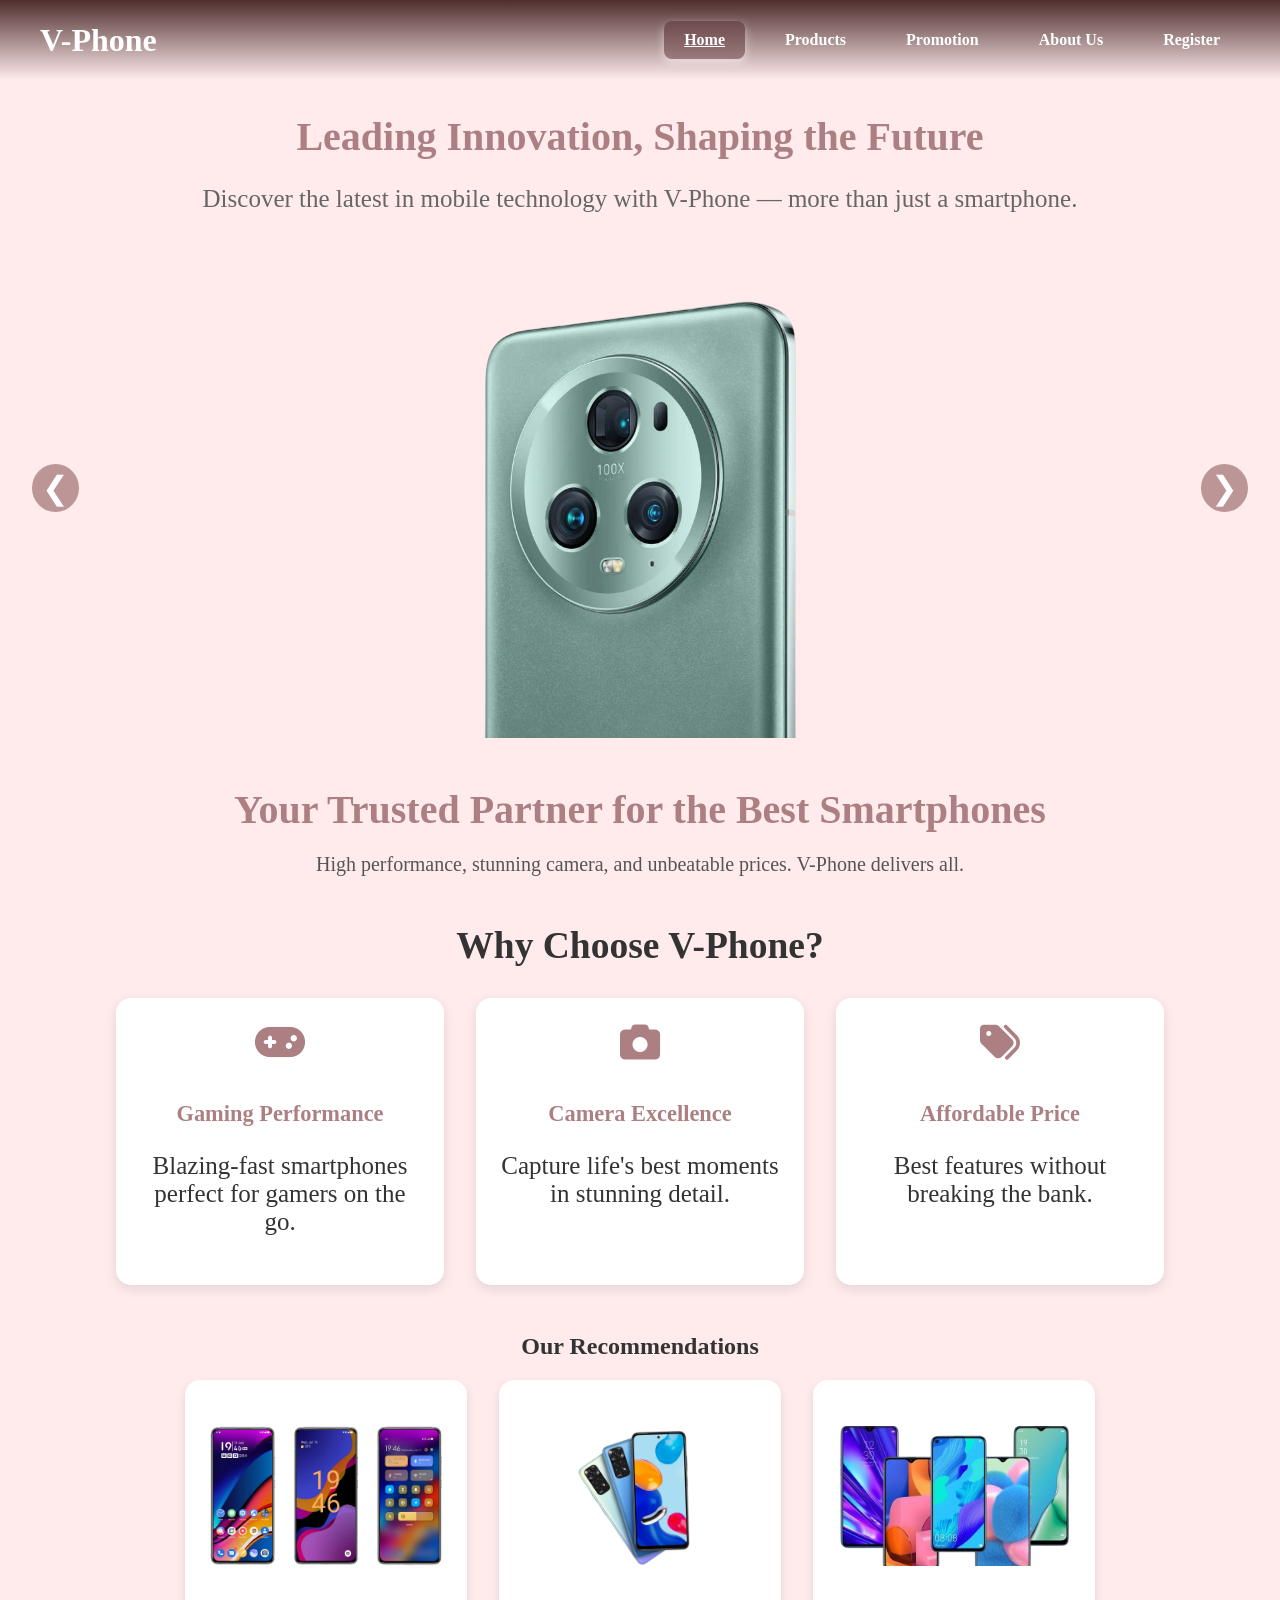
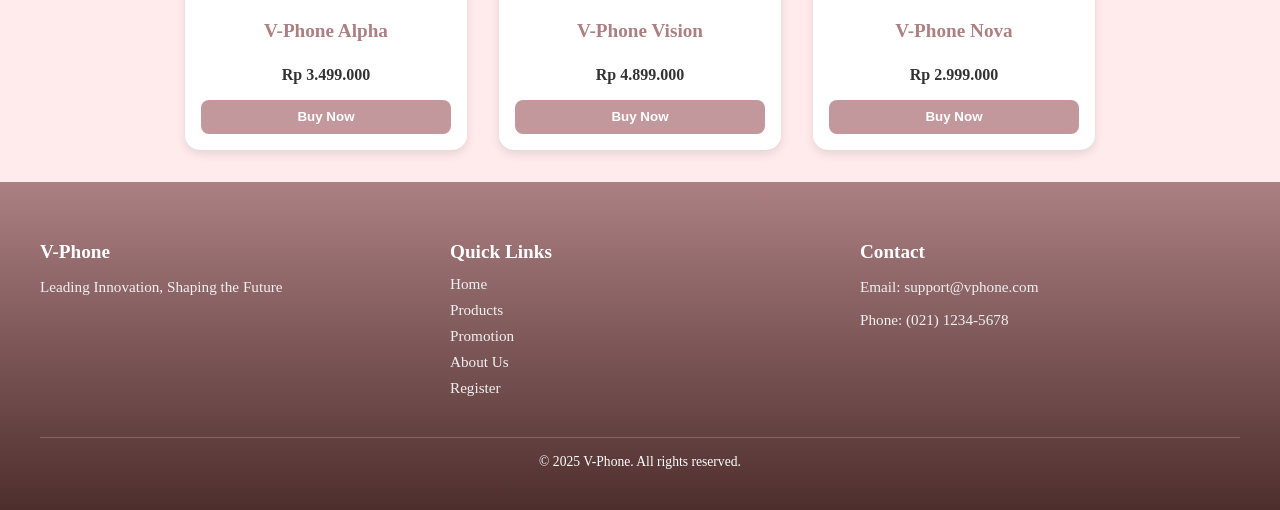
<file: index.html>
<!DOCTYPE html>
<html lang="en">

<head>
  <meta charset="UTF-8" />
  <meta name="viewport" content="width=device-width, initial-scale=1" />
  <title>V-Phone | Home</title>
  <link href="https://cdnjs.cloudflare.com/ajax/libs/font-awesome/6.4.0/css/all.min.css" rel="stylesheet" />
  <style>
    body {
      height: 100%;
      margin: 0;
      font-family: 'Cormorant Garamond', serif;
      background-color: #FFEBEC;
      color: #333;
      display: flex;
      flex-direction: column;
      min-height: 100vh;
    }
    header {
      position: fixed;
      top: 0;
      left: 0;
      width: 100%;
      height: 80px;
      display: flex;
      align-items: center;
      padding: 0 40px;
      box-sizing: border-box;
      z-index: 1000;
      background: linear-gradient(to bottom, #4e2e2d, #FFEBEC);
    }
    .header-bg {
      position: absolute;
      top: 0;
      left: 0;
      width: 100%;
      height: 80px;
      background: linear-gradient(to bottom, #D7A7AA, #4e2e2d);
      border-radius: 0 0 10px 10px;
      transition: opacity 0.3s ease;
      opacity: 0;
      z-index: -1;
    }
    .header-bg.show {
      opacity: 1;
    }
    .header-content {
      display: flex;
      justify-content: space-between;
      align-items: center;
      width: 100%;
      color: white;
    }
    .logo {
      font-size: 2rem;
      font-weight: bold;
      z-index: 10;
    }
    nav {
      position: relative;
    }
    .nav-links {
      list-style: none;
      display: flex;
      gap: 20px;
      margin: 0;
      padding: 0;
      z-index: 10;
    }
    .nav-links a {
      color: #fff;
      font-weight: 600;
      text-decoration: none;
      padding: 10px 20px;
      border-radius: 5px;
      transition: background-color 0.3s ease;
      cursor: pointer;
      display: block;
    }
    .nav-links a.active {
      background-color: rgba(93, 52, 55, 0.474);
      font-weight: 700;
      text-decoration: underline;
      box-shadow: 0 4px 10px rgba(255, 255, 255, 0.5);
      border-radius: 8px;
    }
    .nav-links a:hover {
      background-color: rgba(255, 255, 255, 0.2);
      font-weight: 700;
    }
    .nav-toggle {
      display: none;
      background: none;
      border: none;
      color: white;
      font-size: 2.2rem;
      cursor: pointer;
      z-index: 20;
    }
    main {
      flex: 1;
      padding: 2rem;
      padding-top: 80px;
    }
    .slogan-before-slider {
      text-align: center;
      margin: 2rem 0 1rem;
    }
    .slogan-before-slider h2 {
      font-size: 40px;
      color: #AC8083;
      margin-bottom: 0.5rem;
    }
    .slogan-before-slider p {
      font-size: 25px;
      color: #666;
    }
    .slider {
      position: relative;
      max-width: 100%;
      overflow: hidden;
      border-radius: 20px;
      margin-bottom: 2rem;
      height: 500px;
    }
    .slide {
      position: absolute;
      top: 0;
      left: 0;
      width: 100%;
      height: 100%;
      opacity: 0;
      transition: opacity 0.8s ease-in;
      z-index: 0;
    }
    .slide.active {
      opacity: 1;
      z-index: 1;
    }
    .slide img {
      width: 100%;
      height: 100%;
      object-fit: contain;
      object-position: center;
      border-radius: 20px;
      display: block;
    }
    .slider-controls {
      position: absolute;
      top: 50%;
      width: 100%;
      display: flex;
      justify-content: space-between;
      transform: translateY(-50%);
      z-index: 10;
    }
    .slider-controls button {
      background-color: rgba(172, 128, 131, 0.8);
      border: none;
      color: white;
      font-size: 2rem;
      padding: 5px 10px;
      border-radius: 50%;
      cursor: pointer;
    }
    .slogan {
      text-align: center;
      margin: 3rem 0;
    }
    .slogan h1 {
      font-size: 40px;
      color: #AC8083;
      margin-bottom: 1rem;
    }
    .slogan p {
      font-size: 20px;
      color: #555;
    }
    .why-choose-us {
      text-align: center;
      margin-bottom: 3rem;
      font-size: 25px;
    }
    .features {
      display: flex;
      justify-content: center;
      gap: 2rem;
      flex-wrap: wrap;
    }
    .feature {
      background-color: white;
      border-radius: 15px;
      padding: 1.5rem;
      width: 280px;
      box-shadow: 0 4px 12px rgba(0, 0, 0, 0.1);
      transition: transform 0.3s;
    }
    .feature:hover {
      transform: translateY(-5px);
    }
    .feature i {
      font-size: 2.5rem;
      color: #AC8083;
      margin-bottom: 1rem;
    }
    .feature h3 {
      color: #AC8083;
      font-size: 1.4rem;
      margin-bottom: 0.5rem;
    }
    .recommended {
      text-align: center;
    }
    .products {
      display: flex;
      flex-wrap: wrap;
      gap: 2rem;
      justify-content: center;
    }
    .product {
      background-color: white;
      border-radius: 15px;
      padding: 1rem;
      width: 250px;
      box-shadow: 0 4px 10px rgba(0, 0, 0, 0.1);
      transition: transform 0.3s;
      display: flex;
      flex-direction: column;
    }
    .product:hover {
      transform: translateY(-5px);
    }
    .product img {
      width: 100%;
      height: 200px;
      border-radius: 10px;
      margin-bottom: 1rem;
      object-fit: contain;
    }
    .product h3 {
      color: #AC8083;
      font-size: 1.2rem;
      margin: 0.5rem 0;
    }
    .product p {
      font-weight: bold;
      color: #333;
      margin-bottom: 1rem;
    }
    .buy-btn {
      margin-top: auto;
      padding: 0.6rem 1rem;
      background-color: #C3989C;
      border: none;
      color: white;
      font-weight: bold;
      cursor: pointer;
      border-radius: 8px;
      transition: background-color 0.3s ease;
    }
    .buy-btn:hover {
      background-color: #561e22;
    }
    footer {
      padding: 40px;
      background: linear-gradient(to bottom, #AC8083, #4e2e2d);
      color: white;
      margin-top: auto;
    }
    .footer-content {
      display: flex;
      gap: 30px;
      justify-content: space-between;
      align-items: flex-start;
      flex-wrap: wrap;
      max-width: 1200px;
      margin: 0 auto;
    }
    .footer-section {
      flex: 1;
      min-width: 220px;
    }
    .footer-section h3 {
      margin-bottom: 0.75rem;
      font-size: 1.2rem;
      color: #fff;
    }
    .footer-section p, .footer-section a {
      color: #f0f0f0;
      font-size: 0.95rem;
      text-decoration: none;
      display: block;
      margin-bottom: 0.5rem;
    }
    .footer-bottom {
      text-align: center;
      margin-top: 2rem;
      font-size: 0.85rem;
      border-top: 1px solid rgba(255, 255, 255, 0.2);
      padding-top: 1rem;
    }
    @media (max-width: 768px) {
      .nav-toggle { display: block; }
      .nav-links {
        flex-direction: column;
        background-color: #AC8083;
        position: absolute;
        top: 80px;
        right: 0;
        width: 200px;
        border-radius: 0 0 0 10px;
        overflow: hidden;
        max-height: 0;
        transition: max-height 0.3s ease-out;
      }
      .nav-links.show { max-height: 500px; transition: max-height 0.5s ease-in; }
      .nav-links li a { display: block; padding: 15px 20px; }
      .features, .products { flex-direction: column; align-items: center; }
      .footer-content { flex-direction: column; align-items: center; text-align: center; }
    }
  </style>
</head>

<body>
  <header>
    <div class="header-bg"></div>
    <div class="header-content">
      <div class="logo">V-Phone</div>
      <nav>
        <button class="nav-toggle" aria-label="Toggle navigation">&#9776;</button>
        <ul class="nav-links">
          <li><a href="index.html" class="active">Home</a></li>
          <li><a href="products.html">Products</a></li>
          <li><a href="promotion.html">Promotion</a></li>
          <li><a href="about.html">About Us</a></li>
          <li><a href="register.html">Register</a></li>
        </ul>
      </nav>
    </div>
  </header>

  <main>
    <div class="slogan-before-slider">
      <h2>Leading Innovation, Shaping the Future</h2>
      <p>Discover the latest in mobile technology with V-Phone — more than just a smartphone.</p>
    </div>

    <div class="slider">
      <div class="slide active">
        <img src="pc-1.png" alt="Gaming Phone" />
      </div>
      <div class="slide">
        <img src="Honor_Magic6_Pro.png" alt="Camera Phone" />
      </div>
      <div class="slide">
        <img src="honor-magic5-pro-banner-pc.png" alt="Budget Phone" />
      </div>
      <div class="slider-controls">
        <button id="prev">&#10094;</button>
        <button id="next">&#10095;</button>
      </div>
    </div>

    <section class="slogan">
      <h1>Your Trusted Partner for the Best Smartphones</h1>
      <p>High performance, stunning camera, and unbeatable prices. V-Phone delivers all.</p>
    </section>

    <section class="why-choose-us">
      <h2>Why Choose V-Phone?</h2>
      <div class="features">
        <div class="feature">
          <i class="fas fa-gamepad"></i>
          <h3>Gaming Performance</h3>
          <p>Blazing-fast smartphones perfect for gamers on the go.</p>
        </div>
        <div class="feature">
          <i class="fas fa-camera"></i>
          <h3>Camera Excellence</h3>
          <p>Capture life's best moments in stunning detail.</p>
        </div>
        <div class="feature">
          <i class="fas fa-tags"></i>
          <h3>Affordable Price</h3>
          <p>Best features without breaking the bank.</p>
        </div>
      </div>
    </section>

    <section class="recommended">
      <h2>Our Recommendations</h2>
      <div class="products">
        <div class="product">
          <img src="phone-3.webp" alt="Smartphone A" />
          <h3>V-Phone Alpha</h3>
          <p>Rp 3.499.000</p>
          <button onclick="window.location.href='register.html'" class="buy-btn">Buy Now</button>
        </div>
        <div class="product">
          <img src="phone-5.png" alt="Smartphone B" />
          <h3>V-Phone Vision</h3>
          <p>Rp 4.899.000</p>
          <button onclick="window.location.href='register.html'" class="buy-btn">Buy Now</button>
        </div>
        <div class="product">
          <img src="phone-6.png" alt="Smartphone C" />
          <h3>V-Phone Nova</h3>
          <p>Rp 2.999.000</p>
          <button onclick="window.location.href='register.html'" class="buy-btn">Buy Now</button>
        </div>
      </div>
    </section>
  </main>

  <footer>
    <div class="footer-content">
      <div class="footer-section footer-left">
        <h3>V-Phone</h3>
        <p>Leading Innovation, Shaping the Future</p>
      </div>
      <div class="footer-section footer-center">
        <h3>Quick Links</h3>
        <a href="index.html">Home</a>
        <a href="products.html">Products</a>
        <a href="promotion.html">Promotion</a>
        <a href="about.html">About Us</a>
        <a href="register.html">Register</a>
      </div>
      <div class="footer-section footer-right">
        <h3>Contact</h3>
        <p>Email: support@vphone.com</p>
        <p>Phone: (021) 1234-5678</p>
      </div>
    </div>
    <div class="footer-bottom">
      © 2025 V-Phone. All rights reserved.
    </div>
  </footer>

  <script>
    const slides = document.querySelectorAll('.slide');
    const prevBtn = document.getElementById('prev');
    const nextBtn = document.getElementById('next');
    let currentSlide = 0;

    function showSlide(index) {
      slides.forEach((slide, i) => { slide.classList.toggle('active', i === index); });
    }
    function nextSlide() {
      currentSlide = (currentSlide + 1) % slides.length;
      showSlide(currentSlide);
    }
    function prevSlide() {
      currentSlide = (currentSlide - 1 + slides.length) % slides.length;
      showSlide(currentSlide);
    }
    nextBtn.addEventListener('click', () => { nextSlide(); resetAutoSlide(); });
    prevBtn.addEventListener('click', () => { prevSlide(); resetAutoSlide(); });

    let autoSlideInterval = setInterval(nextSlide, 4000);
    function resetAutoSlide() {
      clearInterval(autoSlideInterval);
      autoSlideInterval = setInterval(nextSlide, 4000);
    }

    const headerBg = document.querySelector('.header-bg');
    window.addEventListener('scroll', () => {
      if (window.scrollY > 100) { headerBg.classList.add('show'); } 
      else { headerBg.classList.remove('show'); }
    });

    document.addEventListener('DOMContentLoaded', () => {
      const navToggle = document.querySelector('.nav-toggle');
      const navLinks = document.querySelector('.nav-links');
      if(navToggle && navLinks) {
        navToggle.addEventListener('click', () => { navLinks.classList.toggle('show'); });
      }
    });
  </script>
</body>

</html>
</file>
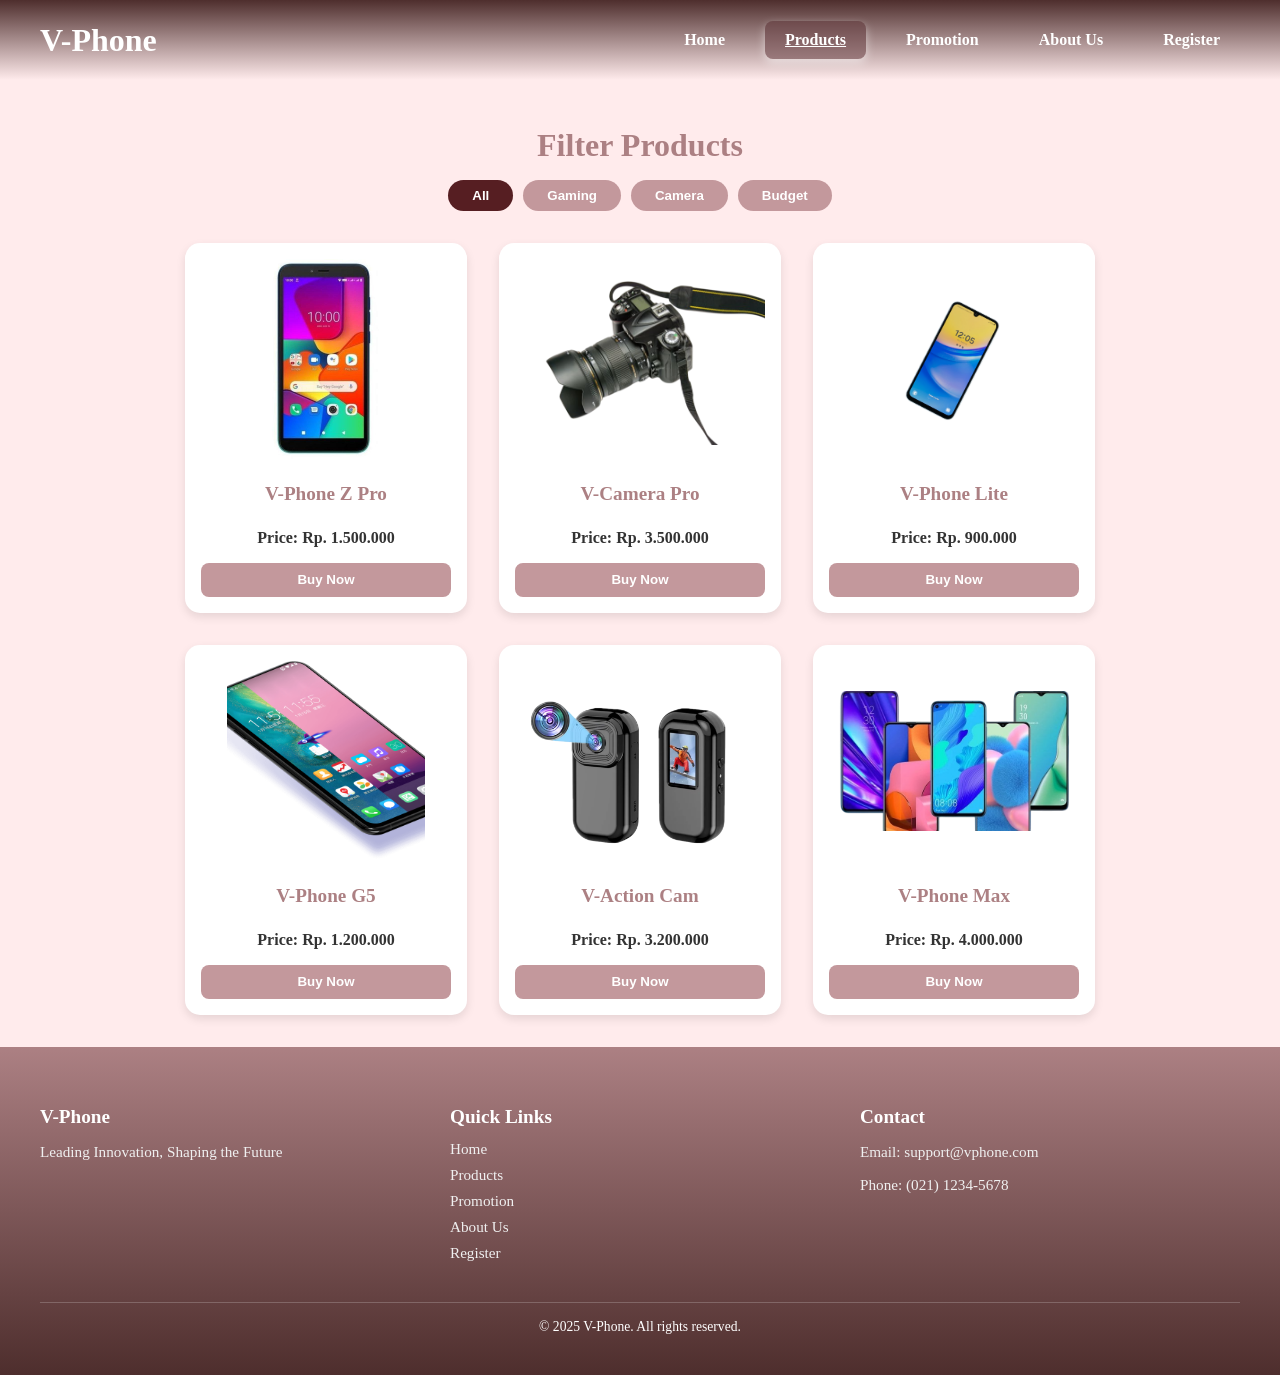
<file: products.html>
<!DOCTYPE html>
<html lang="en">

<head>
  <meta charset="UTF-8" />
  <meta name="viewport" content="width=device-width, initial-scale=1" />
  <title>V-Phone | Home</title>
  <link href="https://cdnjs.cloudflare.com/ajax/libs/font-awesome/6.4.0/css/all.min.css" rel="stylesheet" />
  <style>
    body {
      height: 100%;
      margin: 0;
      font-family: 'Cormorant Garamond', serif;
      background-color: #FFEBEC;
      color: #333;
      display: flex;
      flex-direction: column;
      min-height: 100vh;
    }
    header {
      position: fixed;
      top: 0;
      left: 0;
      width: 100%;
      height: 80px;
      display: flex;
      align-items: center;
      padding: 0 40px;
      box-sizing: border-box;
      z-index: 1000;
      background: linear-gradient(to bottom, #4e2e2d, #FFEBEC);
    }
    .header-bg {
      position: absolute;
      top: 0;
      left: 0;
      width: 100%;
      height: 80px;
      background: linear-gradient(to bottom, #D7A7AA, #4e2e2d);
      border-radius: 0 0 10px 10px;
      transition: opacity 0.3s ease;
      opacity: 0;
      z-index: -1;
    }
    .header-bg.show {
      opacity: 1;
    }
    .header-content {
      display: flex;
      justify-content: space-between;
      align-items: center;
      width: 100%;
      color: white;
    }
    .logo {
      font-size: 2rem;
      font-weight: bold;
      z-index: 10;
    }
    nav {
      position: relative;
    }
    .nav-links {
      list-style: none;
      display: flex;
      gap: 20px;
      margin: 0;
      padding: 0;
      z-index: 10;
    }
    .nav-links a {
      color: #fff;
      font-weight: 600;
      text-decoration: none;
      padding: 10px 20px;
      border-radius: 5px;
      transition: background-color 0.3s ease;
      cursor: pointer;
      display: block;
    }
    .nav-links a.active {
      background-color: rgba(93, 52, 55, 0.474);
      font-weight: 700;
      text-decoration: underline;
      box-shadow: 0 4px 10px rgba(255, 255, 255, 0.5);
      border-radius: 8px;
    }
    .nav-links a:hover {
      background-color: rgba(255, 255, 255, 0.2);
      font-weight: 700;
    }
    .nav-toggle {
      display: none;
      background: none;
      border: none;
      color: white;
      font-size: 2.2rem;
      cursor: pointer;
      z-index: 20;
    }
    main {
      flex: 1;
      padding: 2rem;
      padding-top: 100px;
    }
    .filter-section {
      text-align: center;
      margin-bottom: 2rem;
    }
    .filter-section h2 {
      font-size: 2rem;
      color: #AC8083;
      margin-bottom: 1rem;
    }
    .filters {
      display: flex;
      justify-content: center;
      gap: 10px;
      flex-wrap: wrap;
    }
    .filters button {
      padding: 0.5rem 1.5rem;
      background-color: #C3989C;
      border: none;
      color: white;
      font-weight: bold;
      cursor: pointer;
      border-radius: 20px;
      transition: background-color 0.3s ease;
    }
    .filters button.active, .filters button:hover {
      background-color: #561e22;
    }
    .product-list {
      display: flex;
      flex-wrap: wrap;
      gap: 2rem;
      justify-content: center;
      max-width: 1200px;
      margin: 0 auto;
    }
    .product {
      background-color: white;
      border-radius: 15px;
      padding: 1rem;
      width: 250px;
      box-shadow: 0 4px 10px rgba(0, 0, 0, 0.1);
      transition: transform 0.3s;
      display: flex;
      flex-direction: column;
      text-align: center;
    }
    .product:hover {
      transform: translateY(-5px);
    }
    .product img {
      width: 100%;
      height: 200px;
      border-radius: 10px;
      margin-bottom: 1rem;
      object-fit: contain;
    }
    .product h3 {
      color: #AC8083;
      font-size: 1.2rem;
      margin: 0.5rem 0;
    }
    .product p {
      font-weight: bold;
      color: #333;
      margin-bottom: 1rem;
    }
    .buy-btn {
      margin-top: auto;
      padding: 0.6rem 1rem;
      background-color: #C3989C;
      border: none;
      color: white;
      font-weight: bold;
      cursor: pointer;
      border-radius: 8px;
      transition: background-color 0.3s ease;
    }
    .buy-btn:hover {
      background-color: #561e22;
    }
    footer {
      padding: 40px;
      background: linear-gradient(to bottom, #AC8083, #4e2e2d);
      color: white;
      margin-top: auto;
    }
    .footer-content {
      display: flex;
      gap: 30px;
      justify-content: space-between;
      align-items: flex-start;
      flex-wrap: wrap;
      max-width: 1200px;
      margin: 0 auto;
    }
    .footer-section {
      flex: 1;
      min-width: 220px;
    }
    .footer-section h3 {
      margin-bottom: 0.75rem;
      font-size: 1.2rem;
      color: #fff;
    }
    .footer-section p, .footer-section a {
      color: #f0f0f0;
      font-size: 0.95rem;
      text-decoration: none;
      display: block;
      margin-bottom: 0.5rem;
    }
    .footer-bottom {
      text-align: center;
      margin-top: 2rem;
      font-size: 0.85rem;
      border-top: 1px solid rgba(255, 255, 255, 0.2);
      padding-top: 1rem;
    }
    @media (max-width: 768px) {
      .nav-toggle { display: block; }
      .nav-links {
        flex-direction: column;
        background-color: #AC8083;
        position: absolute;
        top: 80px;
        right: 0;
        width: 200px;
        border-radius: 0 0 0 10px;
        overflow: hidden;
        max-height: 0;
        transition: max-height 0.3s ease-out;
      }
      .nav-links.show { max-height: 500px; transition: max-height 0.5s ease-in; }
      .nav-links li a { display: block; padding: 15px 20px; }
      .features, .products { flex-direction: column; align-items: center; }
      .footer-content { flex-direction: column; align-items: center; text-align: center; }
    }
  </style>
</head>

<body>
  <header>
    <div class="header-bg"></div>
    <div class="header-content">
      <div class="logo">V-Phone</div>
      <nav>
        <button class="nav-toggle" aria-label="Toggle navigation">&#9776;</button>
        <ul class="nav-links">
          <li><a href="index.html">Home</a></li>
          <li><a href="products.html" class="active">Products</a></li>
          <li><a href="promotion.html">Promotion</a></li>
          <li><a href="about.html">About Us</a></li>
          <li><a href="register.html">Register</a></li>
        </ul>
      </nav>
    </div>
  </header>

  <main>
    <section class="filter-section">
      <h2>Filter Products</h2>
      <div class="filters">
        <button data-filter="all" class="active">All</button>
        <button data-filter="gaming">Gaming</button>
        <button data-filter="camera">Camera</button>
        <button data-filter="budget">Budget</button>
      </div>
    </section>

    <section class="product-list" id="product-list"></section>
  </main>

  <footer>
    <div class="footer-content">
      <div class="footer-section"><h3>V-Phone</h3><p>Leading Innovation, Shaping the Future</p></div>
      <div class="footer-section"><h3>Quick Links</h3><a href="index.html">Home</a><a href="products.html">Products</a><a href="promotion.html">Promotion</a><a href="about.html">About Us</a><a href="register.html">Register</a></div>
      <div class="footer-section"><h3>Contact</h3><p>Email: support@vphone.com</p><p>Phone: (021) 1234-5678</p></div>
    </div>
    <div class="footer-bottom">© 2025 V-Phone. All rights reserved.</div>
  </footer>

  <script>
    const productData = [
      { id: 1, name: 'V-Phone Z Pro', category: 'gaming', price: 'Rp. 1.500.000', image: 'phone-2.jpeg' },
      { id: 2, name: 'V-Camera Pro', category: 'camera', price: 'Rp. 3.500.000', image: 'camx.png' },
      { id: 3, name: 'V-Phone Lite', category: 'budget', price: 'Rp. 900.000', image: 'phone-one.png' },
      { id: 4, name: 'V-Phone G5', category: 'gaming', price: 'Rp. 1.200.000', image: 'phone-4.png' },
      { id: 5, name: 'V-Action Cam', category: 'camera', price: 'Rp. 3.200.000', image: 'action-cam.png' },
      { id: 6, name: 'V-Phone Max', category: 'budget', price: 'Rp. 4.000.000', image: 'phone-6.png' }
    ];

    const container = document.getElementById('product-list');
    const filterBtns = document.querySelectorAll('.filters button');

    function renderProducts(filter) {
      if(!container) return;
      container.innerHTML = '';
      const filtered = filter === 'all' ? productData : productData.filter(p => p.category === filter);
      
      filtered.forEach(p => {
        const card = document.createElement('div');
        card.className = 'product';
        card.innerHTML = `
          <img src="${p.image}" alt="${p.name}">
          <h3>${p.name}</h3>
          <p>Price: ${p.price}</p>
          <button onclick="window.location.href='register.html'" class="buy-btn">Buy Now</button>
        `;
        container.appendChild(card);
      });
    }

    filterBtns.forEach(btn => {
      btn.addEventListener('click', (e) => {
        filterBtns.forEach(b => b.classList.remove('active'));
        e.target.classList.add('active');
        renderProducts(e.target.getAttribute('data-filter'));
      });
    });

    renderProducts('all');

    const headerBg = document.querySelector('.header-bg');
    window.addEventListener('scroll', () => {
      if (window.scrollY > 100) { headerBg.classList.add('show'); } 
      else { headerBg.classList.remove('show'); }
    });

    document.addEventListener('DOMContentLoaded', () => {
      const navToggle = document.querySelector('.nav-toggle');
      const navLinks = document.querySelector('.nav-links');
      if(navToggle && navLinks) {
        navToggle.addEventListener('click', () => { navLinks.classList.toggle('show'); });
      }
    });
  </script>
</body>

</html>
</file>
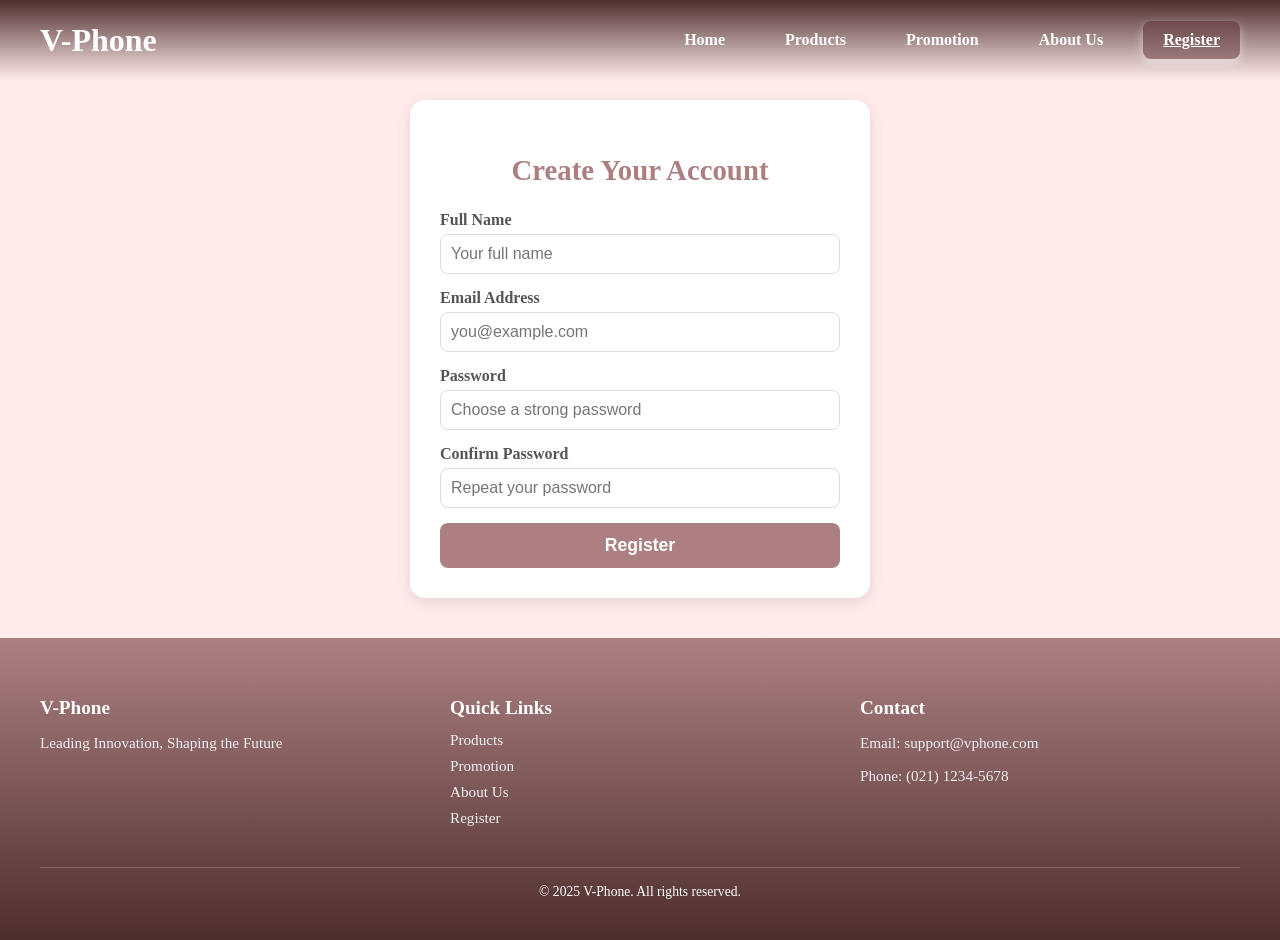
<file: register.html>
<!DOCTYPE html>
<html lang="en">
<head>
  <meta charset="UTF-8" />
  <meta name="viewport" content="width=device-width, initial-scale=1" />
  <title>V-Phone | Home</title>
  <link href="https://cdnjs.cloudflare.com/ajax/libs/font-awesome/6.4.0/css/all.min.css" rel="stylesheet" />
  <style>
    body {
      height: 100%;
      margin: 0;
      font-family: 'Cormorant Garamond', serif;
      background-color: #FFEBEC;
      color: #333;
      display: flex;
      flex-direction: column;
      min-height: 100vh;
    }
    header {
      position: fixed;
      top: 0;
      left: 0;
      width: 100%;
      height: 80px;
      display: flex;
      align-items: center;
      padding: 0 40px;
      box-sizing: border-box;
      z-index: 1000;
      background: linear-gradient(to bottom, #4e2e2d, #FFEBEC);
    }
    .header-bg {
      position: absolute;
      top: 0;
      left: 0;
      width: 100%;
      height: 80px;
      background: linear-gradient(to bottom, #D7A7AA, #4e2e2d);
      border-radius: 0 0 10px 10px;
      transition: opacity 0.3s ease;
      opacity: 0;
      z-index: -1;
    }
    .header-bg.show {
      opacity: 1;
    }
    .header-content {
      display: flex;
      justify-content: space-between;
      align-items: center;
      width: 100%;
      color: white;
    }
    .logo {
      font-size: 2rem;
      font-weight: bold;
      z-index: 10;
    }
    nav {
      position: relative;
    }
    .nav-links {
      list-style: none;
      display: flex;
      gap: 20px;
      margin: 0;
      padding: 0;
      z-index: 10;
    }
    .nav-links a {
      color: #fff;
      font-weight: 600;
      text-decoration: none;
      padding: 10px 20px;
      border-radius: 5px;
      transition: background-color 0.3s ease;
      cursor: pointer;
      display: block;
    }
    .nav-links a.active {
      background-color: rgba(93, 52, 55, 0.474);
      font-weight: 700;
      text-decoration: underline;
      box-shadow: 0 4px 10px rgba(255, 255, 255, 0.5);
      border-radius: 8px;
    }
    .nav-links a:hover {
      background-color: rgba(255, 255, 255, 0.2);
      font-weight: 700;
    }
    .nav-toggle {
      display: none;
      background: none;
      border: none;
      color: white;
      font-size: 2.2rem;
      cursor: pointer;
      z-index: 20;
    }
    main { flex: 1; display: flex; justify-content: center; align-items: center; padding: 40px 20px; padding-top: 100px; }
    .register-container { background-color: white; padding: 30px; border-radius: 15px; box-shadow: 0 4px 15px rgba(0,0,0,0.1); width: 100%; max-width: 400px; text-align: left; }
    .register-container h2 { text-align: center; color: #AC8083; margin-bottom: 1.5rem; font-size: 1.8rem; font-weight: bold; }
    .register-form { display: flex; flex-direction: column; }
    .register-form label { font-weight: bold; color: #555; margin-bottom: 5px; }
    .register-form input { padding: 10px; margin-bottom: 15px; border: 1px solid #ddd; border-radius: 8px; outline: none; font-size: 1rem; }
    .register-form button { background-color: #AC8083; color: white; border: none; padding: 12px; border-radius: 8px; font-weight: bold; cursor: pointer; font-size: 1.1rem; transition: background 0.3s; }
    .register-form button:hover { background-color: #4e2e2d; }
    footer {
      padding: 40px;
      background: linear-gradient(to bottom, #AC8083, #4e2e2d);
      color: white;
      margin-top: auto;
    }
    .footer-content {
      display: flex;
      gap: 30px;
      justify-content: space-between;
      align-items: flex-start;
      flex-wrap: wrap;
      max-width: 1200px;
      margin: 0 auto;
    }
    .footer-section {
      flex: 1;
      min-width: 220px;
    }
    .footer-section h3 {
      margin-bottom: 0.75rem;
      font-size: 1.2rem;
      color: #fff;
    }
    .footer-section p, .footer-section a {
      color: #f0f0f0;
      font-size: 0.95rem;
      text-decoration: none;
      display: block;
      margin-bottom: 0.5rem;
    }
    .footer-bottom {
      text-align: center;
      margin-top: 2rem;
      font-size: 0.85rem;
      border-top: 1px solid rgba(255, 255, 255, 0.2);
      padding-top: 1rem;
    }
    @media (max-width: 768px) {
      .nav-toggle { display: block; }
      .nav-links {
        flex-direction: column;
        background-color: #AC8083;
        position: absolute;
        top: 80px;
        right: 0;
        width: 200px;
        border-radius: 0 0 0 10px;
        overflow: hidden;
        max-height: 0;
        transition: max-height 0.3s ease-out;
      }
      .nav-links.show { max-height: 500px; transition: max-height 0.5s ease-in; }
      .nav-links li a { display: block; padding: 15px 20px; }
      .features, .products { flex-direction: column; align-items: center; }
      .footer-content { flex-direction: column; align-items: center; text-align: center; }
    }
  </style>
</head>

<body>
  <header>
    <div class="header-bg"></div>
    <div class="header-content">
      <div class="logo">V-Phone</div>
      <nav>
        <button class="nav-toggle" aria-label="Toggle navigation">&#9776;</button>
        <ul class="nav-links">
          <li><a href="index.html">Home</a></li>
          <li><a href="products.html">Products</a></li>
          <li><a href="promotion.html">Promotion</a></li>
          <li><a href="about.html">About Us</a></li>
          <li><a href="register.html" class="active">Register</a></li>
        </ul>
      </nav>
    </div>
  </header>
  <main>
    <section class="register-container">
      <h2>Create Your Account</h2>
      <form action="#" method="POST" class="register-form" onsubmit="event.preventDefault(); alert('Registration successful!');">
        <label>Full Name</label><input type="text" placeholder="Your full name" required />
        <label>Email Address</label><input type="email" placeholder="you@example.com" required />
        <label>Password</label><input type="password" placeholder="Choose a strong password" required />
        <label>Confirm Password</label><input type="password" placeholder="Repeat your password" required />
        <button type="submit">Register</button>
      </form>
    </section>
  </main>
  <footer>
    <div class="footer-content">
      <div class="footer-section"><h3>V-Phone</h3><p>Leading Innovation, Shaping the Future</p></div>
      <div class="footer-section"><h3>Quick Links</h3><a href="products.html">Products</a><a href="promotion.html">Promotion</a><a href="about.html">About Us</a><a href="register.html">Register</a></div>
      <div class="footer-section"><h3>Contact</h3><p>Email: support@vphone.com</p><p>Phone: (021) 1234-5678</p></div>
    </div>
    <div class="footer-bottom">© 2025 V-Phone. All rights reserved.</div>
  </footer>
  <script>
    const headerBg = document.querySelector('.header-bg');
    window.addEventListener('scroll', () => { if (window.scrollY > 100) { headerBg.classList.add('show'); } else { headerBg.classList.remove('show'); } });

    document.addEventListener('DOMContentLoaded', () => {
      const navToggle = document.querySelector('.nav-toggle');
      const navLinks = document.querySelector('.nav-links');
      if(navToggle && navLinks) {
        navToggle.addEventListener('click', () => { navLinks.classList.toggle('show'); });
      }
    });
  </script>
</body>
</html>
</file>
